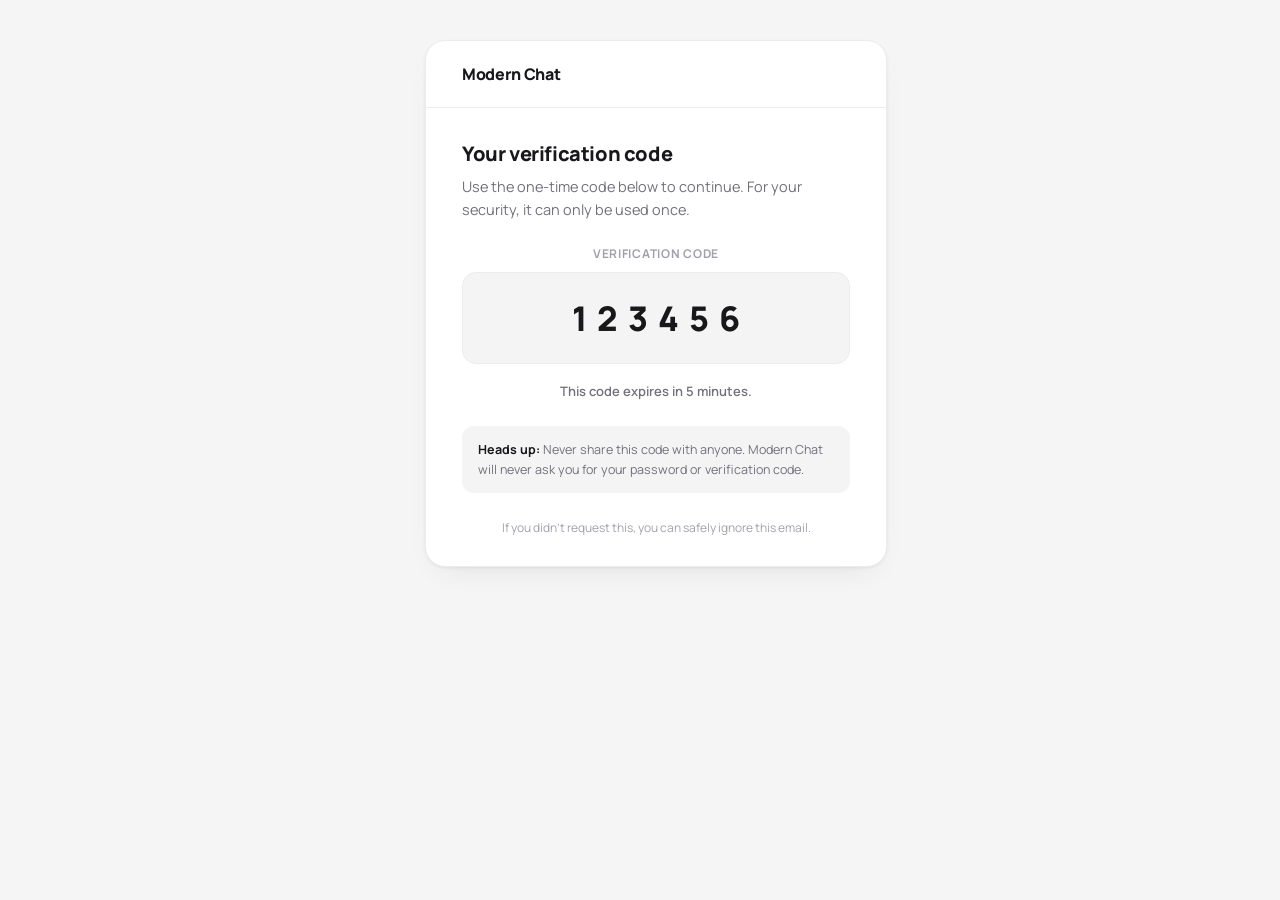
<file: src/main/resources/templates/otp-code.html>
<!doctype html>
<html xmlns:th="http://www.thymeleaf.org" lang="en">
<head>
    <meta charset="utf-8">
    <meta name="viewport" content="width=device-width, initial-scale=1.0">
    <title>Modern Chat — Verification code</title>
    <link rel="preconnect" href="https://fonts.googleapis.com">
    <link href="https://fonts.googleapis.com/css2?family=Manrope:wght@400;500;600;700;800&display=swap" rel="stylesheet">
    <style>
        /* Mirrors the app's palette (index.html / chat.css): zinc on near-white, Manrope, soft rounded cards */
        body {
            font-family: 'Manrope', system-ui, -apple-system, BlinkMacSystemFont, 'Segoe UI', Roboto, Helvetica, Arial, sans-serif;
            background-color: #f5f5f6;
            color: #18181b;
            margin: 0;
            padding: 0;
            -webkit-font-smoothing: antialiased;
            -moz-osx-font-smoothing: grayscale;
        }

        .wrapper {
            width: 100%;
            background-color: #f5f5f6;
            padding: 40px 16px;
        }

        .container {
            max-width: 460px;
            margin: 0 auto;
            background-color: #ffffff;
            border: 1px solid #ececec;
            border-radius: 20px;
            box-shadow: 0 1px 3px rgba(24, 24, 27, 0.06), 0 12px 32px -16px rgba(24, 24, 27, 0.12);
            overflow: hidden;
        }

        /* Brand bar */
        .brand {
            padding: 22px 36px;
            border-bottom: 1px solid #ececec;
            font-size: 16px;
            font-weight: 800;
            letter-spacing: -0.02em;
            color: #18181b;
        }

        /* Body */
        .content {
            padding: 32px 36px 4px;
        }
        .title {
            font-size: 20px;
            font-weight: 800;
            letter-spacing: -0.02em;
            color: #18181b;
            margin: 0 0 8px;
        }
        .message {
            font-size: 14.5px;
            line-height: 1.6;
            color: #71717a;
            margin: 0 0 24px;
        }

        /* OTP block — soft accent surface, Manrope, no monospace */
        .otp-label {
            font-size: 12px;
            font-weight: 700;
            text-transform: uppercase;
            letter-spacing: 0.06em;
            color: #a1a1aa;
            text-align: center;
            margin-bottom: 10px;
        }
        .otp-box {
            background-color: #f4f4f5;
            border: 1px solid #ececec;
            border-radius: 14px;
            padding: 22px;
            text-align: center;
            margin-bottom: 18px;
        }
        .otp {
            font-family: 'Manrope', system-ui, -apple-system, BlinkMacSystemFont, 'Segoe UI', Roboto, Helvetica, Arial, sans-serif;
            font-size: 34px;
            font-weight: 800;
            letter-spacing: 10px;
            color: #18181b;
            margin: 0;
            padding-left: 10px; /* offset the trailing letter-spacing so it reads centered */
        }
        .meta {
            font-size: 13px;
            font-weight: 600;
            color: #71717a;
            text-align: center;
            margin-bottom: 26px;
        }

        /* Security note */
        .security-notice {
            background-color: #f4f4f5;
            border-radius: 12px;
            padding: 14px 16px;
            font-size: 12.5px;
            line-height: 1.55;
            color: #71717a;
        }
        .security-notice strong { color: #18181b; font-weight: 700; }

        /* Footer */
        .footer {
            padding: 22px 36px 28px;
            text-align: center;
            font-size: 12px;
            line-height: 1.55;
            color: #a1a1aa;
        }
        .footer p { margin: 0; }
    </style>
</head>
<body>
<div class="wrapper">
    <div class="container">
        <div class="brand">Modern Chat</div>
        <div class="content">
            <div class="title">Your verification code</div>
            <div class="message">
                Use the one-time code below to continue. For your security, it can only be used once.
            </div>

            <div class="otp-label">Verification code</div>
            <div class="otp-box">
                <div class="otp" th:text="${otp}">123456</div>
            </div>
            <div class="meta">This code expires in <span th:text="${expiresMinutes}">5</span> minutes.</div>

            <div class="security-notice">
                <strong>Heads up:</strong> Never share this code with anyone. Modern Chat will never ask you for your password or verification code.
            </div>
        </div>

        <div class="footer">
            <p>If you didn't request this, you can safely ignore this email.</p>
        </div>
    </div>
</div>
</body>
</html>
</file>
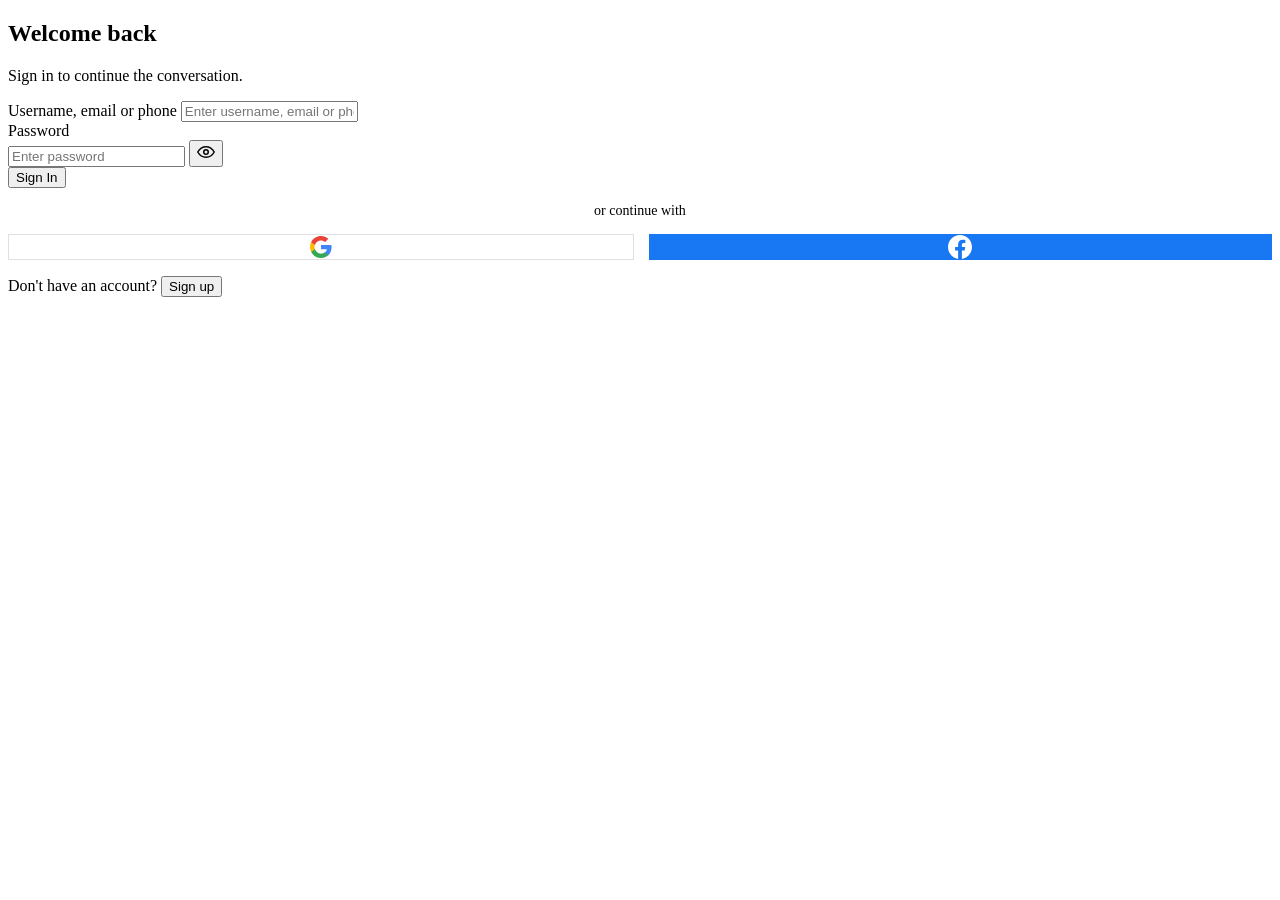
<file: src/main/resources/templates/fragments/auth.html>
<!DOCTYPE html>
<html lang="en" xmlns:th="http://www.thymeleaf.org">
<body>
<!-- Auth card: login / sign up / verify views -->
<div id="authSection" class="auth-container" th:fragment="auth">
    <!-- Login -->
    <div class="auth-view" id="loginView">
        <h2>Welcome back</h2>
        <p class="auth-sub">Sign in to continue the conversation.</p>
        <div class="form-group">
            <label for="username">Username, email or phone</label>
            <input type="text" id="username" placeholder="Enter username, email or phone" autocomplete="username">
        </div>
        <div class="form-group">
            <label for="password">Password</label>
            <div class="password-wrapper">
                <input type="password" id="password" placeholder="Enter password" autocomplete="current-password">
                <button type="button" class="password-toggle" onclick="togglePassword(this)" aria-label="Show password">
                    <svg width="18" height="18" viewBox="0 0 24 24" fill="none" stroke="currentColor" stroke-width="2" stroke-linecap="round" stroke-linejoin="round">
                        <path d="M1 12s4-7 11-7 11 7 11 7-4 7-11 7-11-7-11-7z"></path>
                        <circle cx="12" cy="12" r="3"></circle>
                    </svg>
                </button>
            </div>
        </div>
        <button class="auth-button" id="loginButton" onclick="login()">Sign In</button>
        <div class="oauth2-divider" style="text-align: center; margin: 15px 0; color: var(--text-muted); font-size: 14px;">or continue with</div>
        <div style="display: flex; gap: 15px; justify-content: center;">
            <a href="/oauth2/authorization/google" class="auth-button" style="flex: 1; background-color: #ffffff; border: 1px solid #e0e0e0; text-decoration: none; display: flex; align-items: center; justify-content: center;">
                <svg width="24" height="24" viewBox="0 0 24 24" xmlns="http://www.w3.org/2000/svg">
                    <path d="M22.56 12.25c0-.78-.07-1.53-.2-2.25H12v4.26h5.92c-.26 1.37-1.04 2.53-2.21 3.31v2.77h3.57c2.08-1.92 3.28-4.74 3.28-8.09z" fill="#4285F4"/>
                    <path d="M12 23c2.97 0 5.46-.98 7.28-2.66l-3.57-2.77c-.98.66-2.23 1.06-3.71 1.06-2.86 0-5.29-1.93-6.16-4.53H2.18v2.84C3.99 20.53 7.7 23 12 23z" fill="#34A853"/>
                    <path d="M5.84 14.09c-.22-.66-.35-1.36-.35-2.09s.13-1.43.35-2.09V7.07H2.18C1.43 8.55 1 10.22 1 12s.43 3.45 1.18 4.93l2.85-2.22.81-.62z" fill="#FBBC05"/>
                    <path d="M12 5.38c1.62 0 3.06.56 4.21 1.64l3.15-3.15C17.45 2.09 14.97 1 12 1 7.7 1 3.99 3.47 2.18 7.07l3.66 2.84c.87-2.6 3.3-4.53 6.16-4.53z" fill="#EA4335"/>
                </svg>
            </a>
            <a href="/oauth2/authorization/facebook" class="auth-button" style="flex: 1; background-color: #1877F2; color: #ffffff; border: none; text-decoration: none; display: flex; align-items: center; justify-content: center;">
                <svg width="24" height="24" viewBox="0 0 24 24" fill="none" xmlns="http://www.w3.org/2000/svg">
                    <path d="M24 12.073C24 5.405 18.627 0 12 0C5.373 0 0 5.405 0 12.073C0 18.1 4.388 23.094 10.125 24V15.562H7.078V12.073H10.125V9.412C10.125 6.386 11.916 4.708 14.657 4.708C15.969 4.708 17.343 4.945 17.343 4.945V7.933H15.83C14.34 7.933 13.875 8.871 13.875 9.832V12.073H17.203L16.671 15.562H13.875V24C19.612 23.094 24 18.1 24 12.073Z" fill="white"/>
                </svg>
            </a>
        </div>
        <p class="auth-switch">Don't have an account?
            <button type="button" class="auth-link" onclick="showSignupView()">Sign up</button>
        </p>
    </div>

    <!-- Sign up -->
    <div class="auth-view" id="signupView" style="display: none;">
        <h2>Create account</h2>
        <p class="auth-sub">Join the conversation in a minute.</p>
        <div class="form-row">
            <div class="form-group">
                <label for="suFirstName">First name</label>
                <input type="text" id="suFirstName" placeholder="First name" autocomplete="given-name">
            </div>
            <div class="form-group">
                <label for="suLastName">Last name</label>
                <input type="text" id="suLastName" placeholder="Last name" autocomplete="family-name">
            </div>
        </div>
        <div class="form-group">
            <label for="suEmail">Email</label>
            <input type="email" id="suEmail" placeholder="you@example.com" autocomplete="email">
        </div>
        <div class="form-group">
            <label for="suUsername">Username</label>
            <input type="text" id="suUsername" placeholder="Choose a username" autocomplete="username">
        </div>
        <div class="form-group">
            <label for="suPhone">Phone <span class="form-optional">(optional)</span></label>
            <div class="phone-input-group">
                <div class="phone-code" id="suPhoneCode" data-dial="+84">
                    <button type="button" class="phone-code-trigger" id="suPhoneCodeTrigger" aria-haspopup="listbox" aria-expanded="false" aria-label="Country code">
                        <span class="fi fi-vn" id="suPhoneCodeFlag"></span>
                        <span class="phone-code-dial" id="suPhoneCodeDial">+84</span>
                        <svg class="phone-code-caret" width="14" height="14" viewBox="0 0 24 24" fill="none" stroke="currentColor" stroke-width="2.2" stroke-linecap="round" stroke-linejoin="round">
                            <polyline points="6 9 12 15 18 9"></polyline>
                        </svg>
                    </button>
                    <div class="phone-code-menu" id="suPhoneCodeMenu" role="listbox">
                        <input type="text" class="phone-code-search" id="suPhoneCodeSearch" placeholder="Search country or code…" autocomplete="off">
                        <ul class="phone-code-list" id="suPhoneCodeList"></ul>
                    </div>
                </div>
                <input type="tel" id="suPhone" placeholder="912 345 678" autocomplete="tel">
            </div>
        </div>
        <div class="form-group">
            <label for="suPassword">Password</label>
            <div class="password-wrapper">
                <input type="password" id="suPassword" placeholder="Create a password" autocomplete="new-password">
                <button type="button" class="password-toggle" onclick="togglePassword(this)" aria-label="Show password">
                    <svg width="18" height="18" viewBox="0 0 24 24" fill="none" stroke="currentColor" stroke-width="2" stroke-linecap="round" stroke-linejoin="round">
                        <path d="M1 12s4-7 11-7 11 7 11 7-4 7-11 7-11-7-11-7z"></path>
                        <circle cx="12" cy="12" r="3"></circle>
                    </svg>
                </button>
            </div>
        </div>
        <div class="form-group">
            <label for="suConfirm">Confirm password</label>
            <div class="password-wrapper">
                <input type="password" id="suConfirm" placeholder="Re-enter password" autocomplete="new-password">
                <button type="button" class="password-toggle" onclick="togglePassword(this)" aria-label="Show password">
                    <svg width="18" height="18" viewBox="0 0 24 24" fill="none" stroke="currentColor" stroke-width="2" stroke-linecap="round" stroke-linejoin="round">
                        <path d="M1 12s4-7 11-7 11 7 11 7-4 7-11 7-11-7-11-7z"></path>
                        <circle cx="12" cy="12" r="3"></circle>
                    </svg>
                </button>
            </div>
        </div>
        <div class="form-error" id="signupError" style="display: none;"></div>
        <button class="auth-button" id="signupButton" onclick="signup()">Create account</button>
        <p class="auth-switch">Already have an account?
            <button type="button" class="auth-link" onclick="showLoginView()">Sign in</button>
        </p>
    </div>

    <!-- Verify email (OTP) -->
    <div class="auth-view" id="otpView" style="display: none;">
        <button type="button" class="auth-back" onclick="showSignupView()">&larr; Back</button>
        <h2>Verify your email</h2>
        <p class="auth-sub">Enter the 6-digit code we sent to <strong id="otpEmail"></strong>.</p>
        <div class="form-group">
            <label>Verification code</label>
            <div class="otp-group" id="otpGroup">
                <input type="text" class="otp-box" inputmode="numeric" maxlength="1" autocomplete="one-time-code" aria-label="Digit 1">
                <input type="text" class="otp-box" inputmode="numeric" maxlength="1" aria-label="Digit 2">
                <input type="text" class="otp-box" inputmode="numeric" maxlength="1" aria-label="Digit 3">
                <input type="text" class="otp-box" inputmode="numeric" maxlength="1" aria-label="Digit 4">
                <input type="text" class="otp-box" inputmode="numeric" maxlength="1" aria-label="Digit 5">
                <input type="text" class="otp-box" inputmode="numeric" maxlength="1" aria-label="Digit 6">
            </div>
        </div>
        <div class="form-error" id="otpError" style="display: none;"></div>
        <button class="auth-button" id="otpButton" onclick="verifyOtp()">Verify</button>
        <p class="auth-switch">Didn't get the code?
            <button type="button" class="auth-link" id="resendBtn" onclick="resendOtp()">Resend code</button>
        </p>
    </div>
</div>
</body>
</html>
</file>
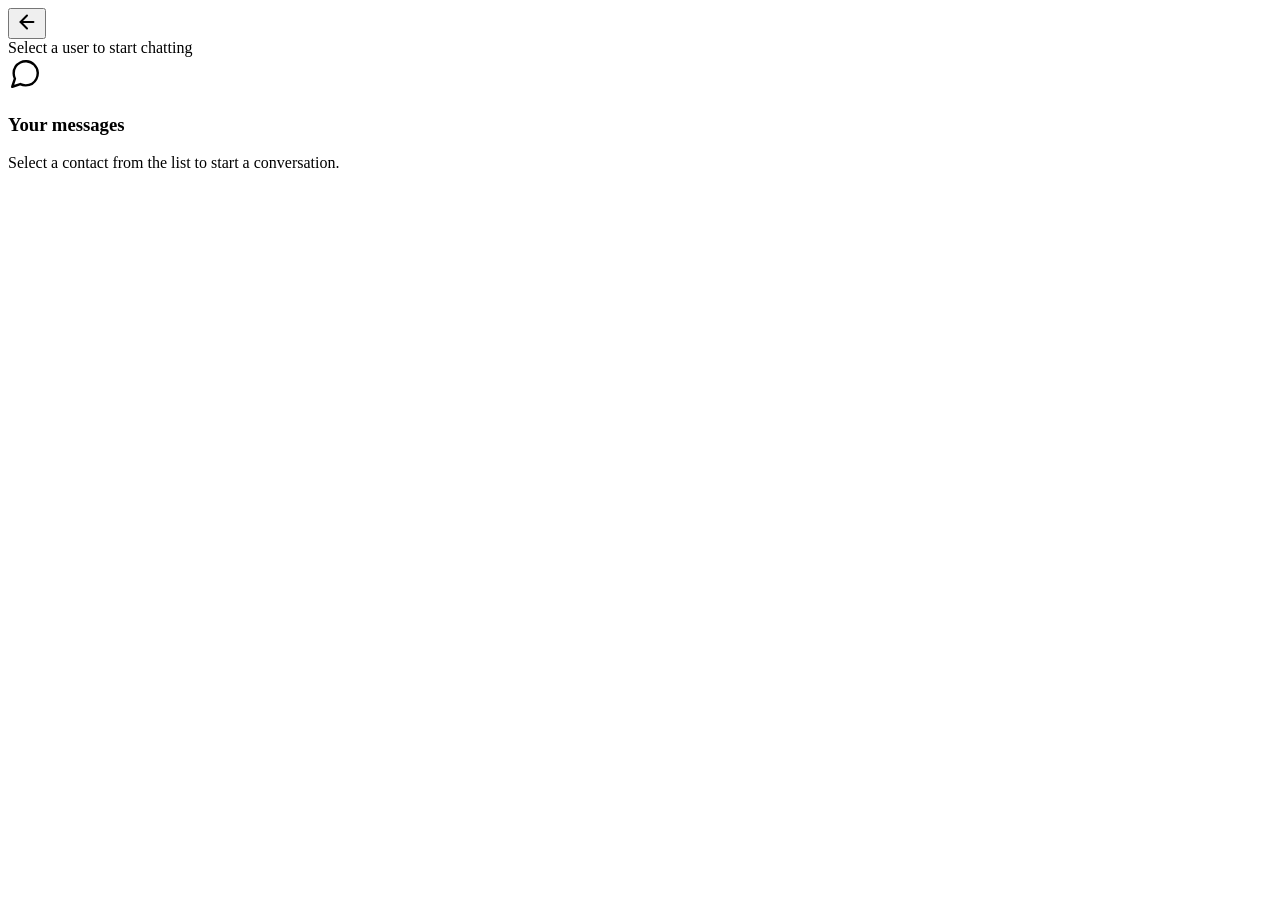
<file: src/main/resources/templates/fragments/chat.html>
<!DOCTYPE html>
<html lang="en" xmlns:th="http://www.thymeleaf.org">
<body>
<!-- Main Chat Area -->
<div class="main-chat" th:fragment="chat">
    <div class="active-chat-header">
        <button class="mobile-back" onclick="showContactList()" aria-label="Back to contacts">
            <svg width="22" height="22" viewBox="0 0 24 24" fill="none" stroke="currentColor" stroke-width="2.2" stroke-linecap="round" stroke-linejoin="round">
                <line x1="19" y1="12" x2="5" y2="12"></line>
                <polyline points="12 19 5 12 12 5"></polyline>
            </svg>
        </button>
        <div class="active-chat-body" id="activeChatHeader">
            Select a user to start chatting
        </div>
        <button class="chat-info-btn" id="chatInfoBtn" onclick="toggleInfoPanel()" aria-label="Contact info" style="display: none;">
            <svg width="22" height="22" viewBox="0 0 24 24" fill="none" stroke="currentColor" stroke-width="2" stroke-linecap="round" stroke-linejoin="round">
                <circle cx="12" cy="12" r="10"></circle>
                <line x1="12" y1="16" x2="12" y2="12"></line>
                <line x1="12" y1="8" x2="12.01" y2="8"></line>
            </svg>
        </button>
    </div>

    <!-- Empty state shown until a conversation is opened -->
    <div class="chat-empty" id="chatEmptyState">
        <div class="chat-empty-icon">
            <svg width="34" height="34" viewBox="0 0 24 24" fill="none" stroke="currentColor" stroke-width="1.7" stroke-linecap="round" stroke-linejoin="round">
                <path d="M21 11.5a8.38 8.38 0 0 1-.9 3.8 8.5 8.5 0 0 1-7.6 4.7 8.38 8.38 0 0 1-3.8-.9L3 21l1.9-5.7a8.38 8.38 0 0 1-.9-3.8 8.5 8.5 0 0 1 4.7-7.6 8.38 8.38 0 0 1 3.8-.9h.5a8.48 8.48 0 0 1 8 8v.5z"></path>
            </svg>
        </div>
        <h3>Your messages</h3>
        <p>Select a contact from the list to start a conversation.</p>
    </div>

    <div id="chat-messages" class="chat-messages">
        <!-- Messages will be populated here -->
    </div>

    <div class="chat-input" id="chatInputArea" style="display: none;">
        <div class="reply-bar" id="replyBar">
            <div class="reply-bar-content">
                <div class="reply-bar-sender" id="replyBarSender"></div>
                <div class="reply-bar-text" id="replyBarText"></div>
            </div>
            <button class="reply-bar-close" onclick="cancelReply()" aria-label="Cancel reply">&times;</button>
        </div>

        <div class="preview-container" id="filePreviewContainer"></div>

        <div class="message-input-container">
            <div class="message-input-wrap">
                <input type="text" id="messageInput" class="message-input" placeholder="Type a message..." oninput="handleTyping()">
                <input type="file" id="mediaFiles" class="media-input" multiple accept="image/*,video/*">
                <label for="mediaFiles" class="media-btn" aria-label="Attach media" title="Attach media">
                    <svg width="18" height="18" viewBox="0 0 24 24" fill="none" stroke="currentColor" stroke-width="2" stroke-linecap="round" stroke-linejoin="round">
                        <rect x="3" y="3" width="18" height="18" rx="2" ry="2"></rect>
                        <circle cx="8.5" cy="8.5" r="1.5"></circle>
                        <polyline points="21 15 16 10 5 21"></polyline>
                    </svg>
                    <span class="file-count" id="fileCount">0</span>
                </label>
            </div>
            <button id="sendButton" class="send-button" onclick="sendMessage()" disabled>
                <svg width="20" height="20" viewBox="0 0 24 24" fill="none" stroke="currentColor" stroke-width="2" stroke-linecap="round" stroke-linejoin="round">
                    <line x1="22" y1="2" x2="11" y2="13"></line>
                    <polygon points="22 2 15 22 11 13 2 9 22 2"></polygon>
                </svg>
            </button>
        </div>
    </div>
</div>
</body>
</html>
</file>
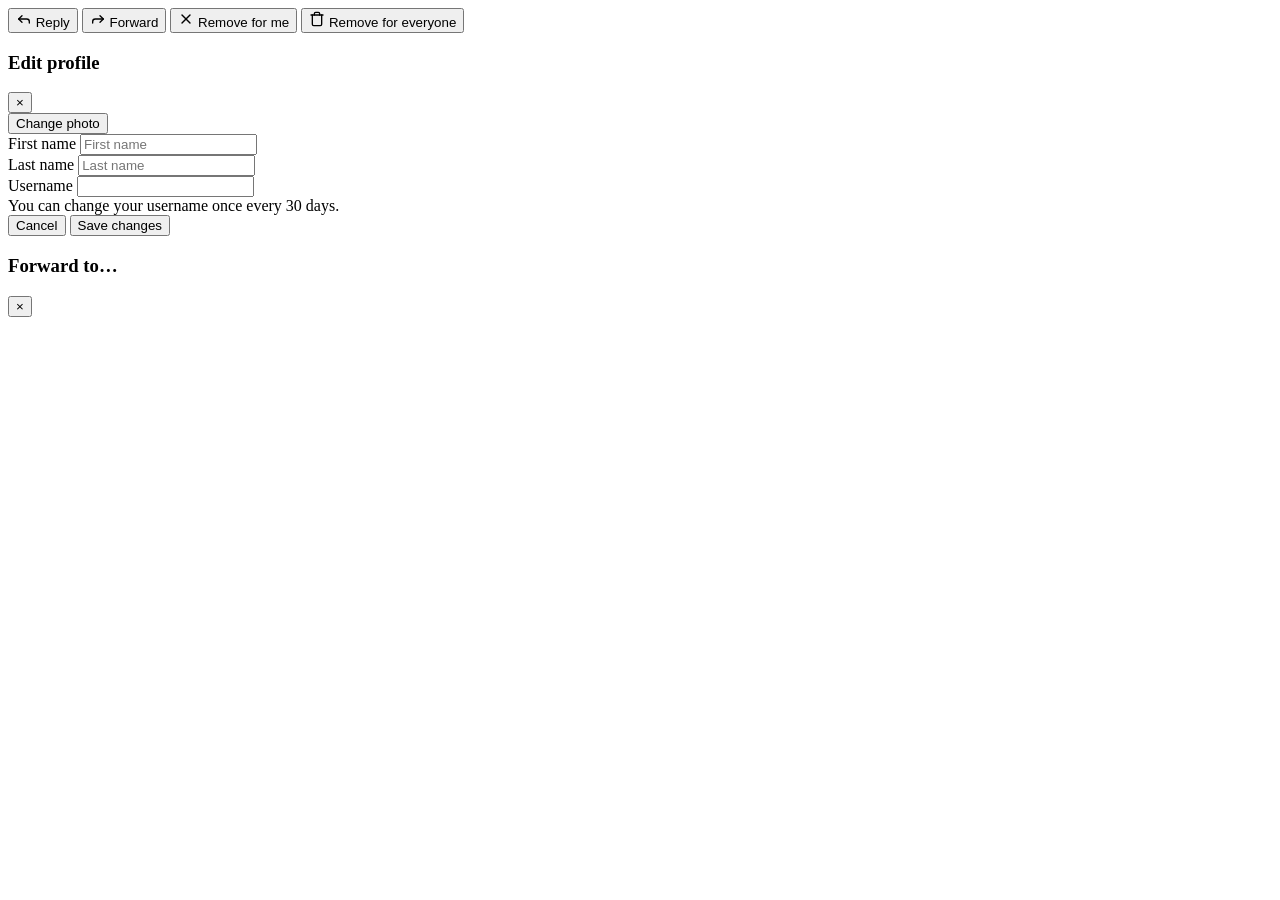
<file: src/main/resources/templates/fragments/modals.html>
<!DOCTYPE html>
<html lang="en" xmlns:th="http://www.thymeleaf.org">
<body>
<!-- Floating popups / modals (rendered at body level) -->
<th:block th:fragment="modals">
    <!-- Message action popup (Reply / Forward) -->
    <div class="msg-menu" id="msgMenu">
        <button type="button" class="msg-menu-item" id="msgMenuReply">
            <svg width="16" height="16" viewBox="0 0 24 24" fill="none" stroke="currentColor" stroke-width="2" stroke-linecap="round" stroke-linejoin="round">
                <polyline points="9 17 4 12 9 7"></polyline>
                <path d="M20 18v-2a4 4 0 0 0-4-4H4"></path>
            </svg>
            Reply
        </button>
        <button type="button" class="msg-menu-item" id="msgMenuForward">
            <svg width="16" height="16" viewBox="0 0 24 24" fill="none" stroke="currentColor" stroke-width="2" stroke-linecap="round" stroke-linejoin="round">
                <polyline points="15 17 20 12 15 7"></polyline>
                <path d="M4 18v-2a4 4 0 0 1 4-4h12"></path>
            </svg>
            Forward
        </button>
        <button type="button" class="msg-menu-item" id="msgMenuRemoveMe">
            <svg width="16" height="16" viewBox="0 0 24 24" fill="none" stroke="currentColor" stroke-width="2" stroke-linecap="round" stroke-linejoin="round">
                <path d="M18 6 6 18"></path>
                <path d="m6 6 12 12"></path>
            </svg>
            Remove for me
        </button>
        <button type="button" class="msg-menu-item danger" id="msgMenuRemoveEveryone">
            <svg width="16" height="16" viewBox="0 0 24 24" fill="none" stroke="currentColor" stroke-width="2" stroke-linecap="round" stroke-linejoin="round">
                <polyline points="3 6 5 6 21 6"></polyline>
                <path d="M19 6v14a2 2 0 0 1-2 2H7a2 2 0 0 1-2-2V6m3 0V4a2 2 0 0 1 2-2h4a2 2 0 0 1 2 2v2"></path>
            </svg>
            Remove for everyone
        </button>
    </div>

    <!-- Styled dialog (replaces native alert) -->
    <div class="dialog-overlay" id="appDialog">
        <div class="dialog" role="alertdialog" aria-modal="true" aria-labelledby="appDialogTitle">
            <div class="dialog-icon" id="appDialogIcon"></div>
            <h3 id="appDialogTitle"></h3>
            <p id="appDialogMessage"></p>
            <div class="dialog-actions" id="appDialogActions"></div>
        </div>
    </div>

    <!-- Settings: edit profile -->
    <div class="modal-overlay" id="settingsModal">
        <div class="modal">
            <div class="modal-header">
                <h3>Edit profile</h3>
                <button class="modal-close" onclick="closeSettings()" aria-label="Close">&times;</button>
            </div>
            <div class="settings-body">
                <div class="settings-avatar-row">
                    <div class="settings-avatar" id="settingsAvatar"></div>
                    <div>
                        <button type="button" class="settings-photo-btn" id="settingsPhotoBtn">Change photo</button>
                        <input type="file" id="settingsPhotoInput" accept="image/*" style="display: none;">
                    </div>
                </div>
                <div class="form-group">
                    <label for="settingsFirstName">First name</label>
                    <input type="text" id="settingsFirstName" placeholder="First name">
                </div>
                <div class="form-group">
                    <label for="settingsLastName">Last name</label>
                    <input type="text" id="settingsLastName" placeholder="Last name">
                </div>
                <div class="form-group">
                    <label for="settingsUsername">Username</label>
                    <input type="text" id="settingsUsername">
                    <div class="form-hint">You can change your username once every 30 days.</div>
                </div>
                <div class="form-error" id="settingsError" style="display: none;"></div>
            </div>
            <div class="settings-footer">
                <button type="button" class="dialog-btn" onclick="closeSettings()">Cancel</button>
                <button type="button" class="dialog-btn primary" id="settingsSaveBtn" onclick="saveSettings()">Save changes</button>
            </div>
        </div>
    </div>

    <!-- Forward target picker -->
    <div class="modal-overlay" id="forwardModal">
        <div class="modal">
            <div class="modal-header">
                <h3>Forward to…</h3>
                <button class="modal-close" onclick="closeForwardModal()" aria-label="Close">&times;</button>
            </div>
            <div class="modal-preview" id="forwardPreview"></div>
            <div class="modal-list" id="forwardList"></div>
        </div>
    </div>
</th:block>
</body>
</html>
</file>
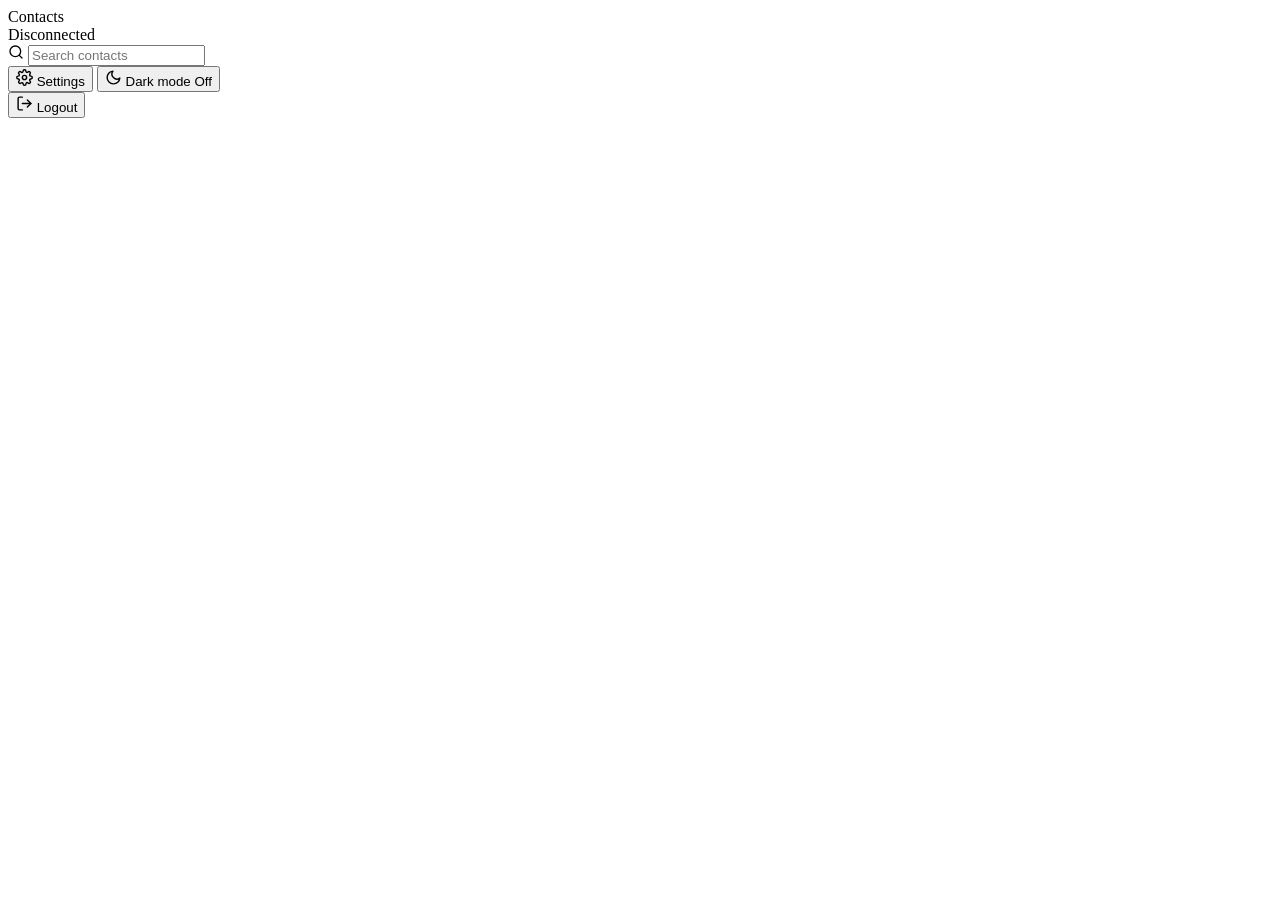
<file: src/main/resources/templates/fragments/sidebar.html>
<!DOCTYPE html>
<html lang="en" xmlns:th="http://www.thymeleaf.org">
<body>
<!-- Sidebar: Contact List -->
<div class="sidebar" th:fragment="sidebar">
    <div class="sidebar-header">
        <span>Contacts</span>
        <div class="connection-status">
            <span class="status-indicator" id="connectionIndicator"></span>
            <span id="connectionText">Disconnected</span>
        </div>
    </div>
    <div class="sidebar-search">
        <svg class="sidebar-search-icon" width="16" height="16" viewBox="0 0 24 24" fill="none" stroke="currentColor" stroke-width="2" stroke-linecap="round" stroke-linejoin="round">
            <circle cx="11" cy="11" r="8"></circle>
            <line x1="21" y1="21" x2="16.65" y2="16.65"></line>
        </svg>
        <input type="text" id="contactSearch" class="sidebar-search-input" placeholder="Search contacts" oninput="filterContacts()" autocomplete="off">
    </div>
    <div class="contact-empty" id="contactEmpty" style="display: none;">No contacts match your search.</div>
    <div class="user-list" id="userList">
        <!-- Users will be populated here -->
    </div>

    <!-- Current user / account menu -->
    <div class="sidebar-footer">
        <div class="profile-menu" id="profileMenu">
            <button type="button" class="profile-menu-item" onclick="openSettings()">
                <svg width="17" height="17" viewBox="0 0 24 24" fill="none" stroke="currentColor" stroke-width="2" stroke-linecap="round" stroke-linejoin="round">
                    <circle cx="12" cy="12" r="3"></circle>
                    <path d="M19.4 15a1.65 1.65 0 0 0 .33 1.82l.06.06a2 2 0 0 1-2.83 2.83l-.06-.06a1.65 1.65 0 0 0-1.82-.33 1.65 1.65 0 0 0-1 1.51V21a2 2 0 0 1-4 0v-.09A1.65 1.65 0 0 0 9 19.4a1.65 1.65 0 0 0-1.82.33l-.06.06a2 2 0 0 1-2.83-2.83l.06-.06a1.65 1.65 0 0 0 .33-1.82 1.65 1.65 0 0 0-1.51-1H3a2 2 0 0 1 0-4h.09A1.65 1.65 0 0 0 4.6 9a1.65 1.65 0 0 0-.33-1.82l-.06-.06a2 2 0 0 1 2.83-2.83l.06.06a1.65 1.65 0 0 0 1.82.33H9a1.65 1.65 0 0 0 1-1.51V3a2 2 0 0 1 4 0v.09a1.65 1.65 0 0 0 1 1.51 1.65 1.65 0 0 0 1.82-.33l.06-.06a2 2 0 0 1 2.83 2.83l-.06.06a1.65 1.65 0 0 0-.33 1.82V9a1.65 1.65 0 0 0 1.51 1H21a2 2 0 0 1 0 4h-.09a1.65 1.65 0 0 0-1.51 1z"></path>
                </svg>
                Settings
            </button>
            <button type="button" class="profile-menu-item" onclick="toggleDarkMode()">
                <svg id="themeIcon" width="17" height="17" viewBox="0 0 24 24" fill="none" stroke="currentColor" stroke-width="2" stroke-linecap="round" stroke-linejoin="round">
                    <path d="M21 12.79A9 9 0 1 1 11.21 3 7 7 0 0 0 21 12.79z"></path>
                </svg>
                <span id="themeLabel">Dark mode</span>
                <span class="theme-state" id="themeState">Off</span>
            </button>
            <div class="profile-menu-divider"></div>
            <button type="button" class="profile-menu-item danger" onclick="logout()">
                <svg width="17" height="17" viewBox="0 0 24 24" fill="none" stroke="currentColor" stroke-width="2" stroke-linecap="round" stroke-linejoin="round">
                    <path d="M9 21H5a2 2 0 0 1-2-2V5a2 2 0 0 1 2-2h4"></path>
                    <polyline points="16 17 21 12 16 7"></polyline>
                    <line x1="21" y1="12" x2="9" y2="12"></line>
                </svg>
                Logout
            </button>
        </div>

        <div class="profile" id="userDisplay" style="display: none;" onclick="toggleProfileMenu(event)">
            <div class="profile-avatar" id="profileAvatar">?</div>
            <div class="profile-info">
                <div id="currentUsername"></div>
                <div class="profile-sub">Active now</div>
            </div>
            <svg class="profile-chevron" width="16" height="16" viewBox="0 0 24 24" fill="none" stroke="currentColor" stroke-width="2.2" stroke-linecap="round" stroke-linejoin="round">
                <polyline points="18 15 12 9 6 15"></polyline>
            </svg>
        </div>
    </div>
</div>
</body>
</html>
</file>
